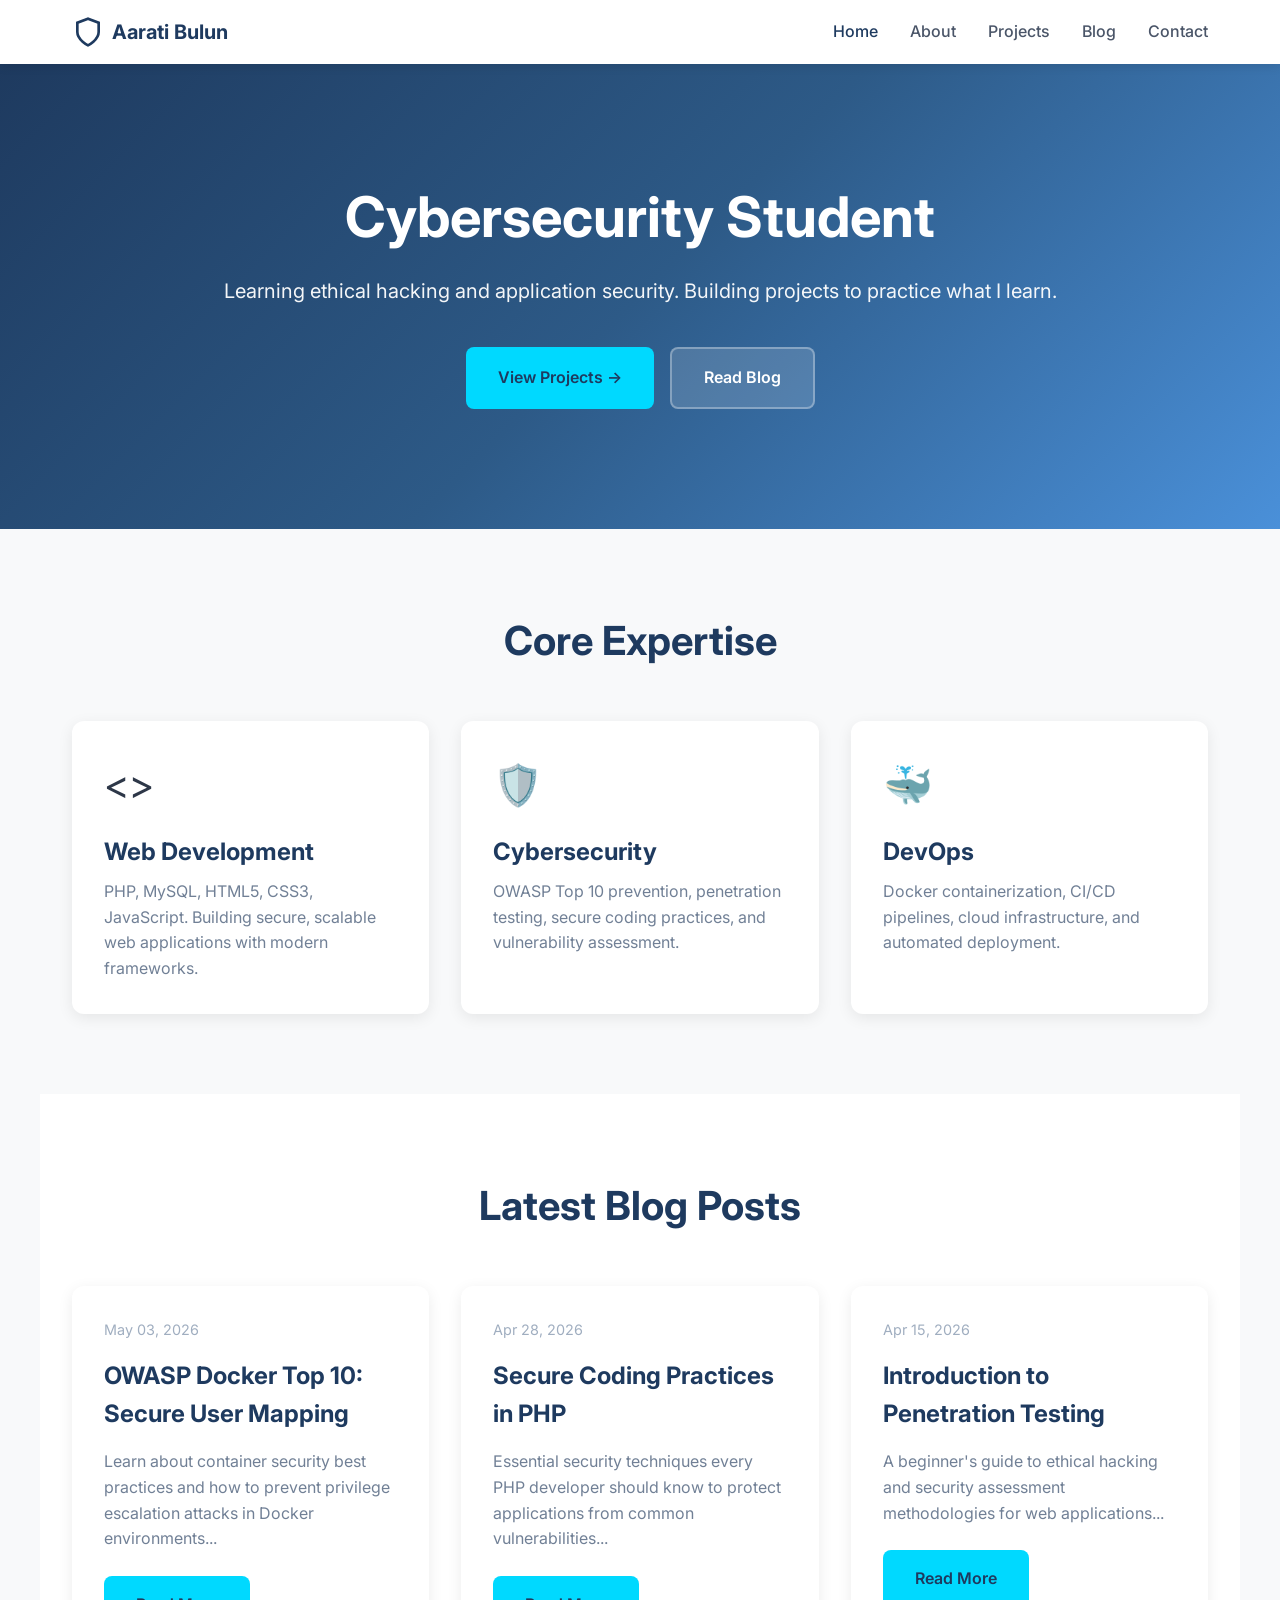
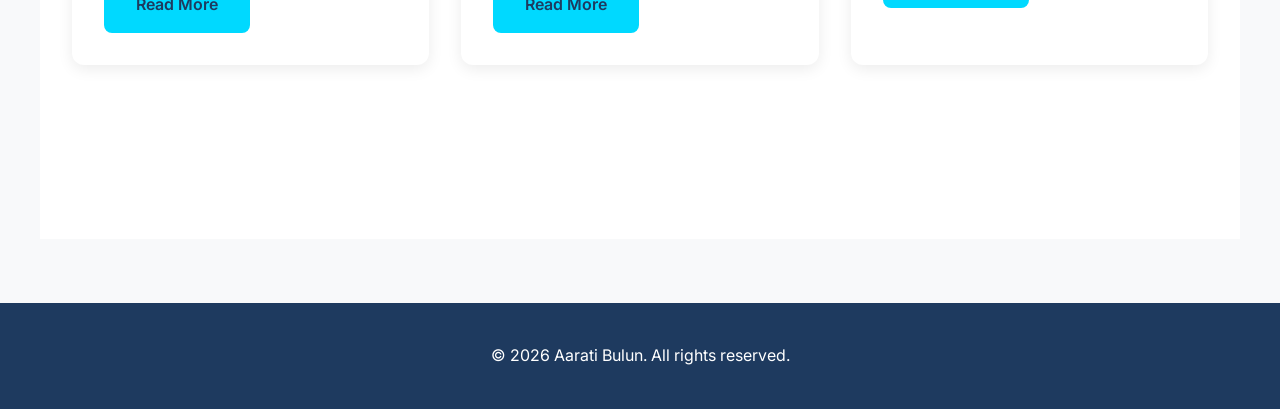
<file: index.html>
<!DOCTYPE html>
<html lang="en">
<head>
    <meta charset="UTF-8">
    <meta name="viewport" content="width=device-width, initial-scale=1.0">
    <title>Aarati Bulun - Cybersecurity Student</title>
    <link rel="stylesheet" href="css/style.css">
    <link href="https://fonts.googleapis.com/css2?family=Inter:wght@300;400;600;700&display=swap" rel="stylesheet">
</head>
<body>
    <!-- ✅ FIXED: Classes now match style.css exactly -->
    <header class="main-header">
        <nav class="navbar">
            <div class="nav-brand">
                <svg width="32" height="32" viewBox="0 0 24 24" fill="none" stroke="currentColor" stroke-width="2">
                    <path d="M12 22s8-4 8-10V5l-8-3-8 3v7c0 6 8 10 8 10z"/>
                </svg>
                <span>Aarati Bulun</span>
            </div>
            <ul class="nav-menu">
                <li><a href="index.html" class="active">Home</a></li>
                <li><a href="about.html">About</a></li>
                <li><a href="projects.html">Projects</a></li>
                <li><a href="blog/index.html">Blog</a></li>
                <li><a href="contact.html">Contact</a></li>
            </ul>
        </nav>
    </header>

    <section class="hero">
        <div class="container">
            <h1>Cybersecurity Student </h1>
            <p>Learning ethical hacking and application security. Building projects to practice what I learn.</p>
            <div class="hero-buttons">
                <a href="projects.html" class="btn btn-primary">View Projects →</a>
                <a href="blog/index.html" class="btn btn-secondary">Read Blog</a>
            </div>
        </div>
    </section>

    <section class="section">
        <div class="container">
            <h2>Core Expertise</h2>
            <div class="skills-grid">
                <div class="skill-card">
                    <div class="skill-icon">&lt;&gt;</div>
                    <h3>Web Development</h3>
                    <p>PHP, MySQL, HTML5, CSS3, JavaScript. Building secure, scalable web applications with modern frameworks.</p>
                </div>
                <div class="skill-card">
                    <div class="skill-icon">🛡️</div>
                    <h3>Cybersecurity</h3>
                    <p>OWASP Top 10 prevention, penetration testing, secure coding practices, and vulnerability assessment.</p>
                </div>
                <div class="skill-card">
                    <div class="skill-icon">🐳</div>
                    <h3>DevOps</h3>
                    <p>Docker containerization, CI/CD pipelines, cloud infrastructure, and automated deployment.</p>
                </div>
            </div>
        </div>
    </section>

    <section class="section" style="background: white;">
        <div class="container">
            <h2>Latest Blog Posts</h2>
            <div class="blog-grid">
                <article class="blog-card">
                    <div class="blog-content">
                        <div class="blog-meta">May 03, 2026</div>
                        <h3>OWASP Docker Top 10: Secure User Mapping</h3>
                        <p>Learn about container security best practices and how to prevent privilege escalation attacks in Docker environments...</p>
                        <a href="blog/view.html" class="btn btn-primary">Read More</a>
                    </div>
                </article>

                <article class="blog-card">
                    <div class="blog-content">
                        <div class="blog-meta">Apr 28, 2026</div>
                        <h3>Secure Coding Practices in PHP</h3>
                        <p>Essential security techniques every PHP developer should know to protect applications from common vulnerabilities...</p>
                        <a href="blog/view.html" class="btn btn-primary">Read More</a>
                    </div>
                </article>

                <article class="blog-card">
                    <div class="blog-content">
                        <div class="blog-meta">Apr 15, 2026</div>
                        <h3>Introduction to Penetration Testing</h3>
                        <p>A beginner's guide to ethical hacking and security assessment methodologies for web applications...</p>
                        <a href="blog/view.html" class="btn btn-primary">Read More</a>
                    </div>
                </article>
            </div>
            <div style="text-align: center; margin-top: 2rem;">
                <a href="blog/index.html" class="btn btn-secondary">View All Posts</a>
            </div>
        </div>
    </section>

    <!-- ✅ FIXED: Footer classes now match style.css -->
    <footer class="main-footer">
        <div class="footer-content">
            <p>&copy; 2026 Aarati Bulun. All rights reserved.</p>
            <p class="security-badge"></p>
        </div>
    </footer>
</body>
</html>
</file>
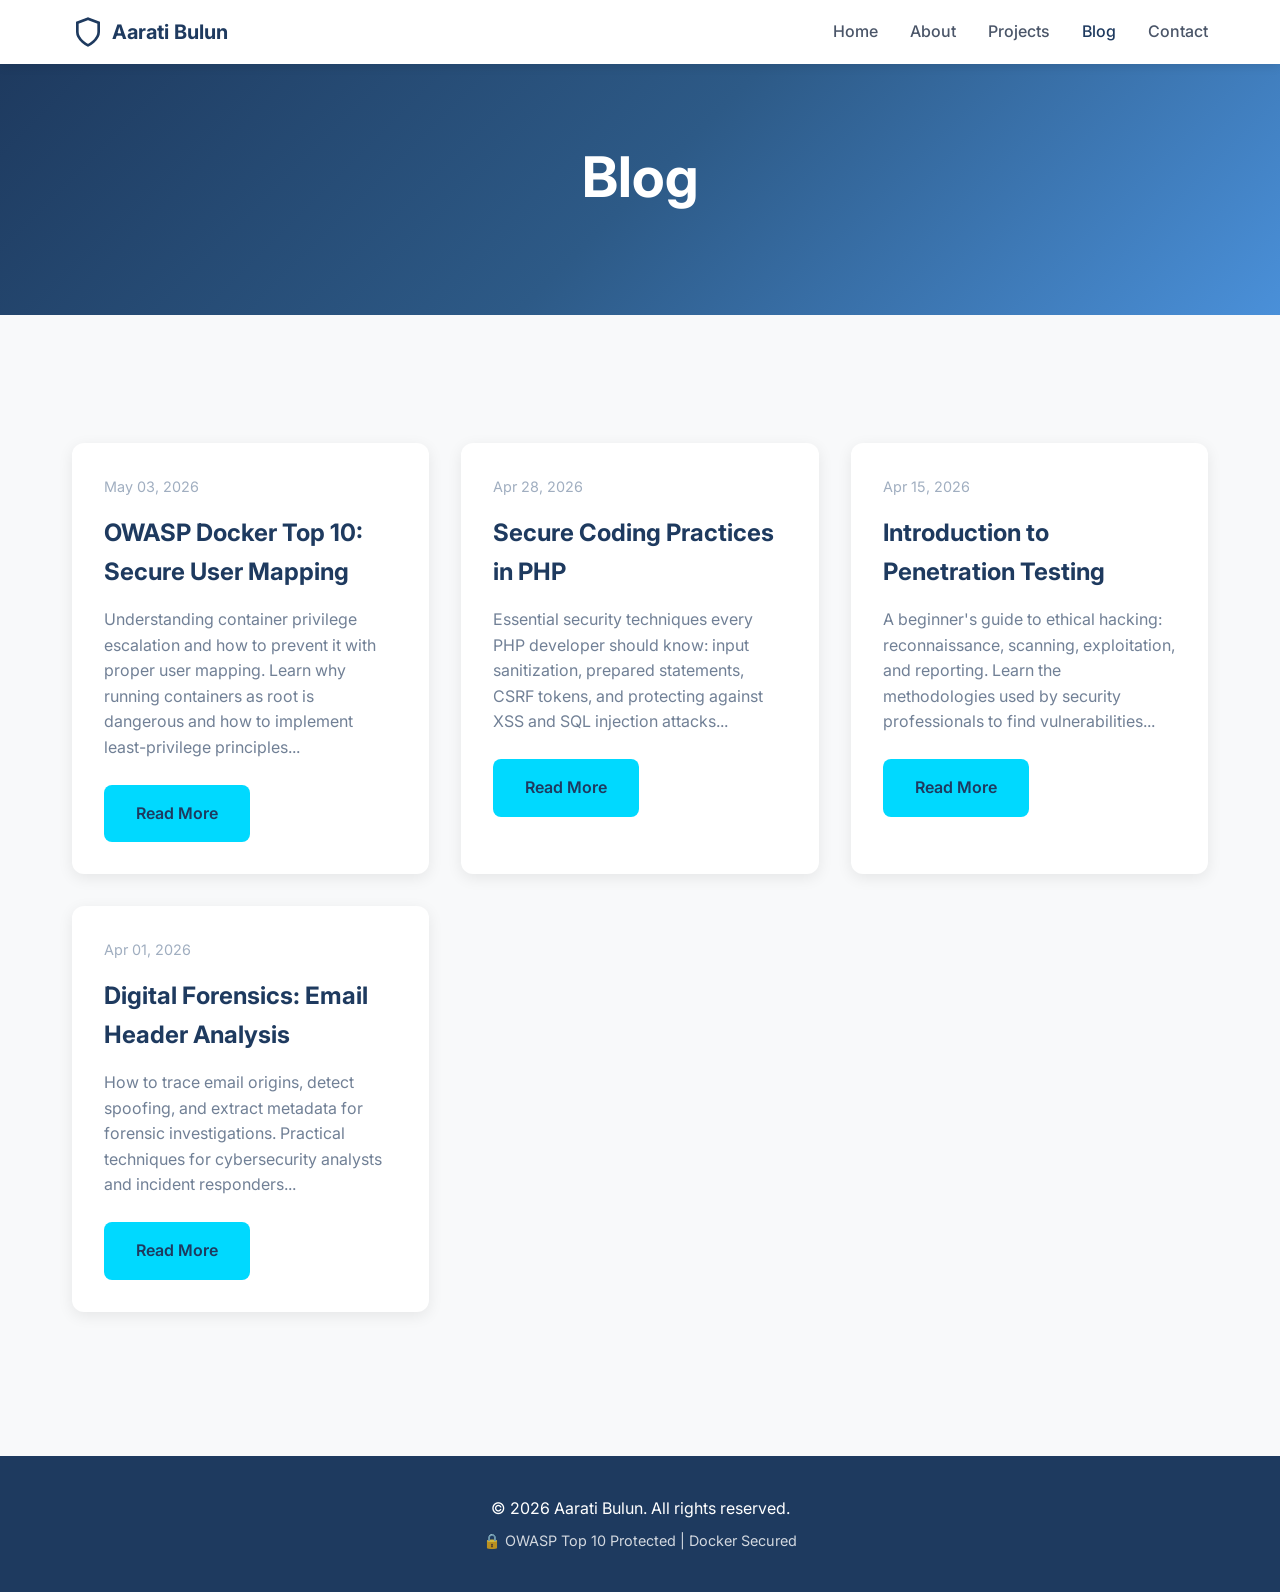
<file: blog/index.html>
<!DOCTYPE html>
<html lang="en">
<head>
    <meta charset="UTF-8">
    <meta name="viewport" content="width=device-width, initial-scale=1.0">
    <title>Blog - Aarati Bulun</title>
    <link rel="stylesheet" href="../css/style.css">
    <link href="https://fonts.googleapis.com/css2?family=Inter:wght@300;400;600;700&display=swap" rel="stylesheet">
</head>
<body>
    <!-- Header/Navigation (hardcoded) -->
    <header class="main-header">
        <nav class="navbar">
            <div class="nav-brand">
                <svg width="32" height="32" viewBox="0 0 24 24" fill="none" stroke="currentColor" stroke-width="2">
                    <path d="M12 22s8-4 8-10V5l-8-3-8 3v7c0 6 8 10 8 10z"/>
                </svg>
                <span>Aarati Bulun</span>
            </div>
            <ul class="nav-menu">
                <li><a href="../index.html">Home</a></li>
                <li><a href="../about.html">About</a></li>
                <li><a href="../projects.html">Projects</a></li>
                <li><a href="index.html" class="active">Blog</a></li>
                <li><a href="../contact.html">Contact</a></li>
            </ul>
        </nav>
    </header>
    
    <main>
        <section class="hero" style="padding: 80px 2rem;">
            <div class="container">
                <h1>Blog</h1>
            </div>
        </section>

        <section class="section">
            <div class="blog-grid">
                
                <!-- Blog Post 1 -->
                <article class="blog-card">
                    <div class="blog-content">
                        <div class="blog-meta">May 03, 2026</div>
                        <h3>OWASP Docker Top 10: Secure User Mapping</h3>
                        <p>Understanding container privilege escalation and how to prevent it with proper user mapping. Learn why running containers as root is dangerous and how to implement least-privilege principles...</p>
                        <a href="view.html" class="btn btn-primary">Read More</a>
                    </div>
                </article>

                <!-- Blog Post 2 -->
                <article class="blog-card">
                    <div class="blog-content">
                        <div class="blog-meta">Apr 28, 2026</div>
                        <h3>Secure Coding Practices in PHP</h3>
                        <p>Essential security techniques every PHP developer should know: input sanitization, prepared statements, CSRF tokens, and protecting against XSS and SQL injection attacks...</p>
                        <a href="view.html" class="btn btn-primary">Read More</a>
                    </div>
                </article>

                <!-- Blog Post 3 -->
                <article class="blog-card">
                    <div class="blog-content">
                        <div class="blog-meta">Apr 15, 2026</div>
                        <h3>Introduction to Penetration Testing</h3>
                        <p>A beginner's guide to ethical hacking: reconnaissance, scanning, exploitation, and reporting. Learn the methodologies used by security professionals to find vulnerabilities...</p>
                        <a href="view.html" class="btn btn-primary">Read More</a>
                    </div>
                </article>

                <!-- Blog Post 4 -->
                <article class="blog-card">
                    <div class="blog-content">
                        <div class="blog-meta">Apr 01, 2026</div>
                        <h3>Digital Forensics: Email Header Analysis</h3>
                        <p>How to trace email origins, detect spoofing, and extract metadata for forensic investigations. Practical techniques for cybersecurity analysts and incident responders...</p>
                        <a href="view.html" class="btn btn-primary">Read More</a>
                    </div>
                </article>

            </div>
        </section>
    </main>
    
    <!-- Footer (hardcoded) -->
    <footer class="main-footer">
        <div class="footer-content">
            <p>&copy; 2026 Aarati Bulun. All rights reserved.</p>
            <p class="security-badge">🔒 OWASP Top 10 Protected | Docker Secured</p>
        </div>
    </footer>
</body>
</html>
</file>
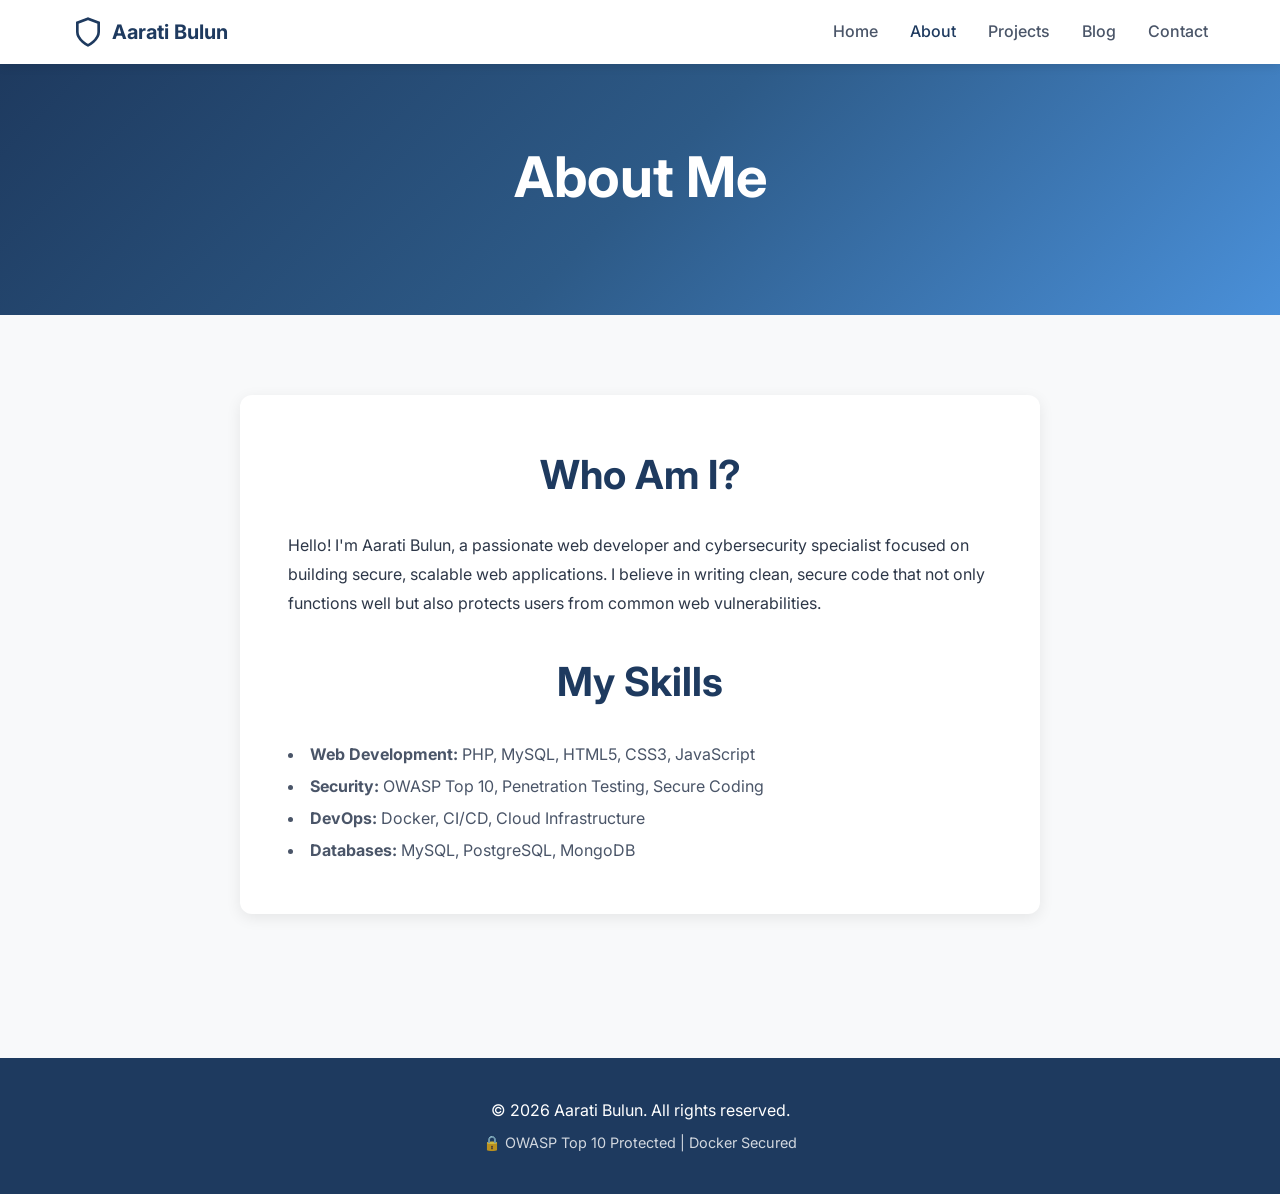
<file: about.html>
<!DOCTYPE html>
<html lang="en">
<head>
    <meta charset="UTF-8">
    <meta name="viewport" content="width=device-width, initial-scale=1.0">
    <title>About - Aarati Bulun</title>
    <link rel="stylesheet" href="css/style.css">
    <link href="https://fonts.googleapis.com/css2?family=Inter:wght@300;400;600;700&display=swap" rel="stylesheet">
</head>
<body>
    <!-- ✅ FIXED: Classes now match style.css -->
    <header class="main-header">
        <nav class="navbar">
            <div class="nav-brand">
                <svg width="32" height="32" viewBox="0 0 24 24" fill="none" stroke="currentColor" stroke-width="2">
                    <path d="M12 22s8-4 8-10V5l-8-3-8 3v7c0 6 8 10 8 10z"/>
                </svg>
                <span>Aarati Bulun</span>
            </div>
            <ul class="nav-menu">
                <li><a href="index.html">Home</a></li>
                <li><a href="about.html" class="active">About</a></li>
                <li><a href="projects.html">Projects</a></li>
                <li><a href="blog/index.html">Blog</a></li>
                <li><a href="contact.html">Contact</a></li>
            </ul>
        </nav>
    </header>

    <!-- Main Content -->
    <section class="hero" style="padding: 80px 2rem;">
        <div class="container">
            <h1>About Me</h1>
        </div>
    </section>

    <section class="section">
        <div style="max-width: 800px; margin: 0 auto; background: white; padding: 3rem; border-radius: 12px; box-shadow: 0 4px 15px rgba(0,0,0,0.08);">
            <h2 style="color: #1e3a5f; margin-bottom: 1.5rem;">Who Am I?</h2>
            <p style="margin-bottom: 1.5rem; line-height: 1.8;">
                Hello! I'm Aarati Bulun, a passionate web developer and cybersecurity specialist focused on building secure, 
                scalable web applications. I believe in writing clean, secure code that not only functions well but also 
                protects users from common web vulnerabilities.
            </p>
            
            <h2 style="color: #1e3a5f; margin: 2rem 0 1.5rem;">My Skills</h2>
            <ul style="line-height: 2; color: #4a5568; list-style-position: inside;">
                <li><strong>Web Development:</strong> PHP, MySQL, HTML5, CSS3, JavaScript</li>
                <li><strong>Security:</strong> OWASP Top 10, Penetration Testing, Secure Coding</li>
                <li><strong>DevOps:</strong> Docker, CI/CD, Cloud Infrastructure</li>
                <li><strong>Databases:</strong> MySQL, PostgreSQL, MongoDB</li>
            </ul>
        </div>
    </section>

    <!-- ✅ FIXED: Footer classes match style.css -->
    <footer class="main-footer">
        <div class="footer-content">
            <p>&copy; 2026 Aarati Bulun. All rights reserved.</p>
            <p class="security-badge">🔒 OWASP Top 10 Protected | Docker Secured</p>
        </div>
    </footer>
</body>
</html>
</file>
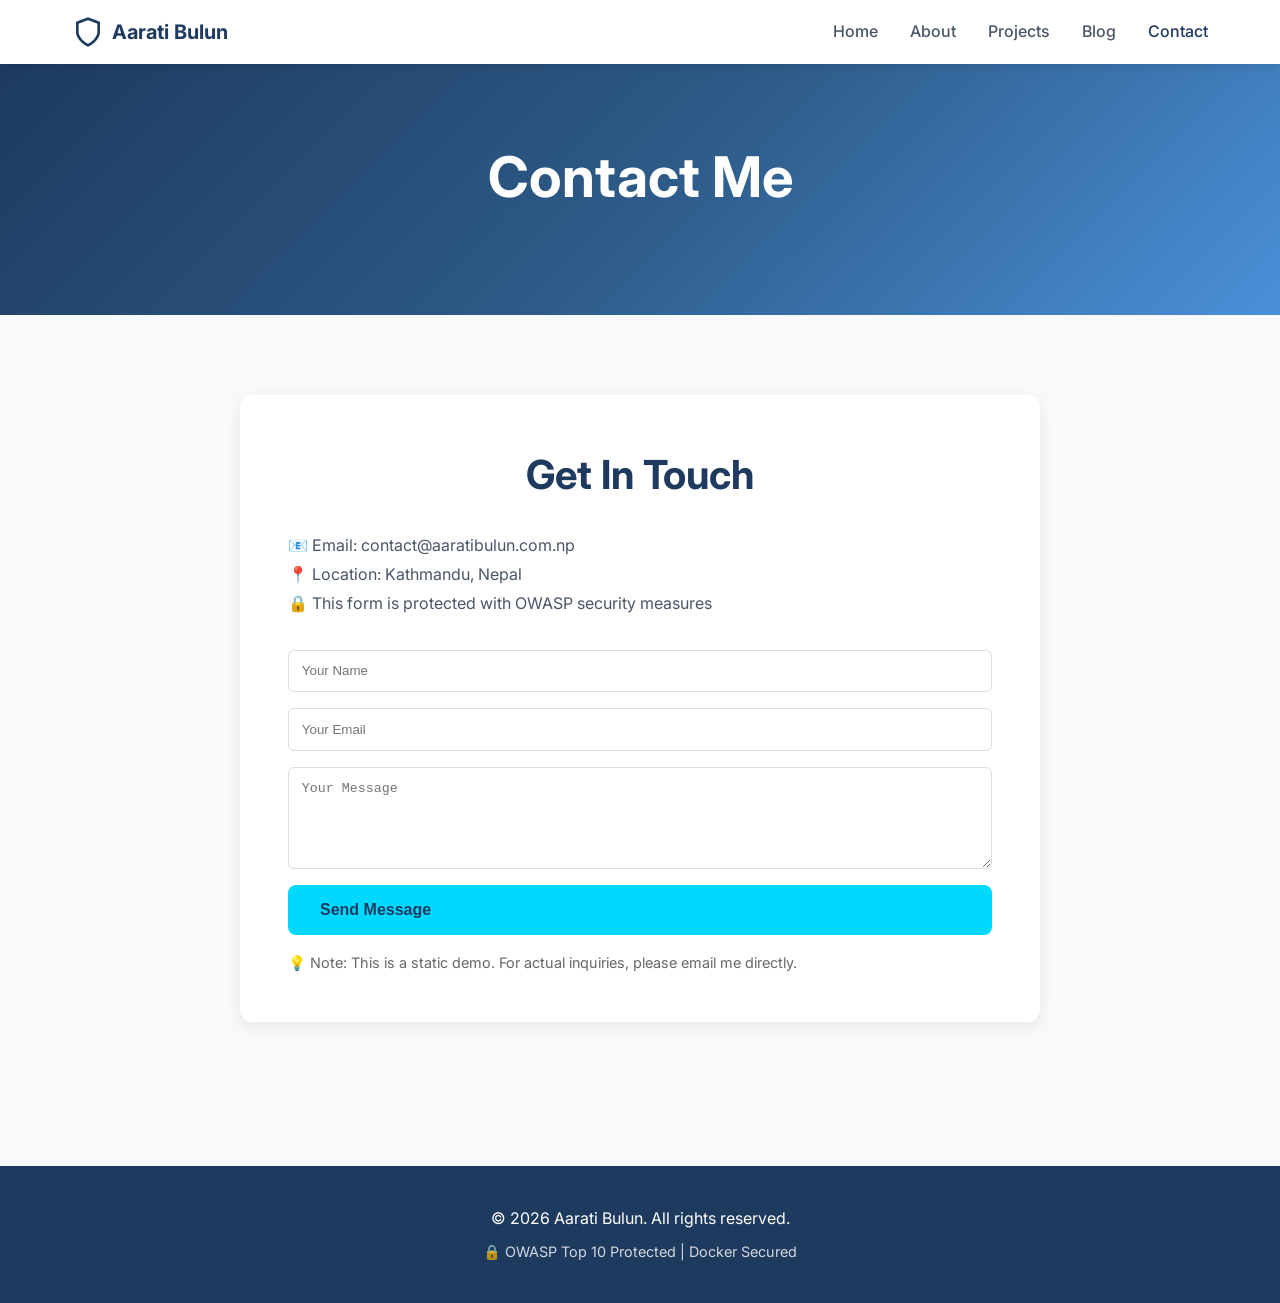
<file: contact.html>
<!DOCTYPE html>
<html lang="en">
<head>
    <meta charset="UTF-8">
    <meta name="viewport" content="width=device-width, initial-scale=1.0">
    <title>Contact - Aarati Bulun</title>
    <link rel="stylesheet" href="css/style.css">
    <link href="https://fonts.googleapis.com/css2?family=Inter:wght@300;400;600;700&display=swap" rel="stylesheet">
</head>
<body>
    <!-- ✅ FIXED: Classes now match style.css -->
    <header class="main-header">
        <nav class="navbar">
            <div class="nav-brand">
                <svg width="32" height="32" viewBox="0 0 24 24" fill="none" stroke="currentColor" stroke-width="2">
                    <path d="M12 22s8-4 8-10V5l-8-3-8 3v7c0 6 8 10 8 10z"/>
                </svg>
                <span>Aarati Bulun</span>
            </div>
            <ul class="nav-menu">
                <li><a href="index.html">Home</a></li>
                <li><a href="about.html">About</a></li>
                <li><a href="projects.html">Projects</a></li>
                <li><a href="blog/index.html">Blog</a></li>
                <li><a href="contact.html" class="active">Contact</a></li>
            </ul>
        </nav>
    </header>

    <!-- Main Content -->
    <section class="hero" style="padding: 80px 2rem;">
        <div class="container">
            <h1>Contact Me</h1>
        </div>
    </section>

    <section class="section">
        <div style="max-width: 800px; margin: 0 auto; background: white; padding: 3rem; border-radius: 12px; box-shadow: 0 4px 15px rgba(0,0,0,0.08);">
            <h2 style="color: #1e3a5f; margin-bottom: 1.5rem;">Get In Touch</h2>
            <p style="color: #4a5568; line-height: 1.8; margin-bottom: 2rem;">
                📧 Email: contact@aaratibulun.com.np<br>
                📍 Location: Kathmandu, Nepal<br>
                🔒 This form is protected with OWASP security measures
            </p>
            
            <!-- Optional: Add a static contact form (no backend) -->
            <form style="display: grid; gap: 1rem;">
                <input type="text" placeholder="Your Name" style="padding: 0.8rem; border: 1px solid #ddd; border-radius: 6px;">
                <input type="email" placeholder="Your Email" style="padding: 0.8rem; border: 1px solid #ddd; border-radius: 6px;">
                <textarea placeholder="Your Message" rows="5" style="padding: 0.8rem; border: 1px solid #ddd; border-radius: 6px;"></textarea>
                <button type="button" class="btn btn-primary" onclick="alert('For demo purposes only! Use email to contact me.')">Send Message</button>
            </form>
            <p style="font-size: 0.9rem; color: #666; margin-top: 1rem;">
                💡 Note: This is a static demo. For actual inquiries, please email me directly.
            </p>
        </div>
    </section>

    <!-- ✅ FIXED: Footer classes match style.css -->
    <footer class="main-footer">
        <div class="footer-content">
            <p>&copy; 2026 Aarati Bulun. All rights reserved.</p>
            <p class="security-badge">🔒 OWASP Top 10 Protected | Docker Secured</p>
        </div>
    </footer>
</body>
</html>
</file>
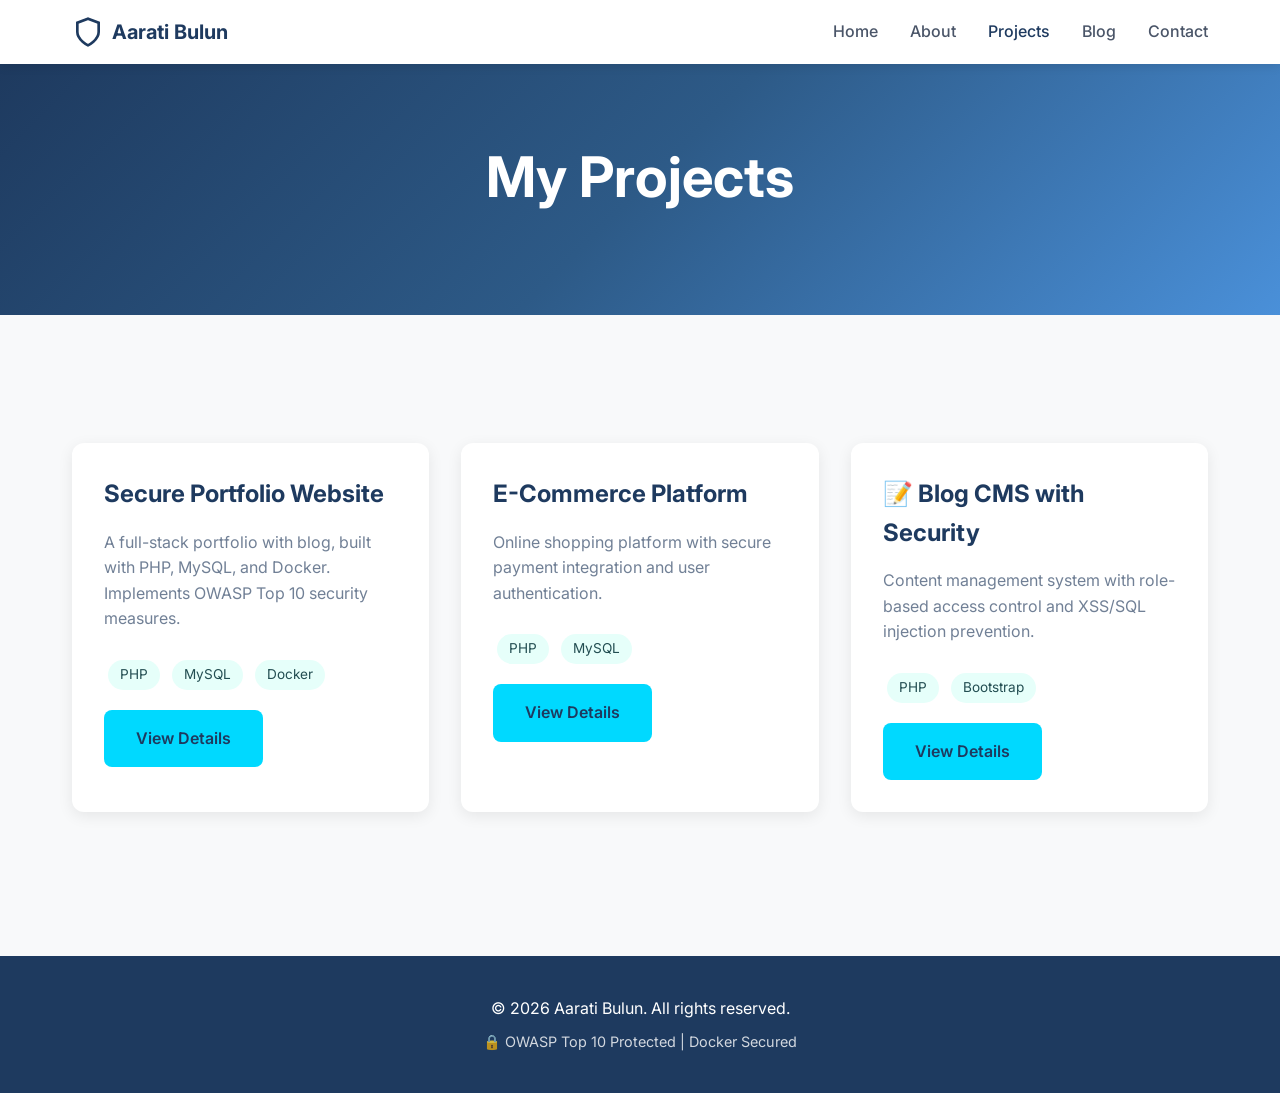
<file: projects.html>
<!DOCTYPE html>
<html lang="en">
<head>
    <meta charset="UTF-8">
    <meta name="viewport" content="width=device-width, initial-scale=1.0">
    <title>Projects - Aarati Bulun</title>
    <link rel="stylesheet" href="css/style.css">
    <link href="https://fonts.googleapis.com/css2?family=Inter:wght@300;400;600;700&display=swap" rel="stylesheet">
</head>
<body>
    <!-- ✅ FIXED: Classes now match style.css -->
    <header class="main-header">
        <nav class="navbar">
            <div class="nav-brand">
                <svg width="32" height="32" viewBox="0 0 24 24" fill="none" stroke="currentColor" stroke-width="2">
                    <path d="M12 22s8-4 8-10V5l-8-3-8 3v7c0 6 8 10 8 10z"/>
                </svg>
                <span>Aarati Bulun</span>
            </div>
            <ul class="nav-menu">
                <li><a href="index.html">Home</a></li>
                <li><a href="about.html">About</a></li>
                <li><a href="projects.html" class="active">Projects</a></li>
                <li><a href="blog/index.html">Blog</a></li>
                <li><a href="contact.html">Contact</a></li>
            </ul>
        </nav>
    </header>

    <!-- Main Content -->
    <section class="hero" style="padding: 80px 2rem;">
        <div class="container">
            <h1>My Projects</h1>
        </div>
    </section>

    <section class="section">
        <div class="container">
            <div class="blog-grid">
                
                <!-- Project 1 -->
                <div class="blog-card">
                    <div class="blog-content">
                        <h3> Secure Portfolio Website</h3>
                        <p>A full-stack portfolio with blog, built with PHP, MySQL, and Docker. Implements OWASP Top 10 security measures.</p>
                        <div style="margin: 1rem 0;">
                            <span style="display: inline-block; background: #e6fffa; color: #234e52; padding: 0.25rem 0.75rem; border-radius: 20px; font-size: 0.85rem; margin: 0.25rem;">PHP</span>
                            <span style="display: inline-block; background: #e6fffa; color: #234e52; padding: 0.25rem 0.75rem; border-radius: 20px; font-size: 0.85rem; margin: 0.25rem;">MySQL</span>
                            <span style="display: inline-block; background: #e6fffa; color: #234e52; padding: 0.25rem 0.75rem; border-radius: 20px; font-size: 0.85rem; margin: 0.25rem;">Docker</span>
                        </div>
                        <a href="#" class="btn btn-primary" onclick="alert('Demo project - view code on GitHub!')">View Details</a>
                    </div>
                </div>
                
                <!-- Project 2 -->
                <div class="blog-card">
                    <div class="blog-content">
                        <h3> E-Commerce Platform</h3>
                        <p>Online shopping platform with secure payment integration and user authentication.</p>
                        <div style="margin: 1rem 0;">
                            <span style="display: inline-block; background: #e6fffa; color: #234e52; padding: 0.25rem 0.75rem; border-radius: 20px; font-size: 0.85rem; margin: 0.25rem;">PHP</span>
                            <span style="display: inline-block; background: #e6fffa; color: #234e52; padding: 0.25rem 0.75rem; border-radius: 20px; font-size: 0.85rem; margin: 0.25rem;">MySQL</span>
                        </div>
                        <a href="#" class="btn btn-primary" onclick="alert('Demo project - view code on GitHub!')">View Details</a>
                    </div>
                </div>
                
                <!-- Project 3 -->
                <div class="blog-card">
                    <div class="blog-content">
                        <h3>📝 Blog CMS with Security</h3>
                        <p>Content management system with role-based access control and XSS/SQL injection prevention.</p>
                        <div style="margin: 1rem 0;">
                            <span style="display: inline-block; background: #e6fffa; color: #234e52; padding: 0.25rem 0.75rem; border-radius: 20px; font-size: 0.85rem; margin: 0.25rem;">PHP</span>
                            <span style="display: inline-block; background: #e6fffa; color: #234e52; padding: 0.25rem 0.75rem; border-radius: 20px; font-size: 0.85rem; margin: 0.25rem;">Bootstrap</span>
                        </div>
                        <a href="#" class="btn btn-primary" onclick="alert('Demo project - view code on GitHub!')">View Details</a>
                    </div>
                </div>
                
            </div>
        </div>
    </section>

    <!-- ✅ FIXED: Footer classes match style.css -->
    <footer class="main-footer">
        <div class="footer-content">
            <p>&copy; 2026 Aarati Bulun. All rights reserved.</p>
            <p class="security-badge">🔒 OWASP Top 10 Protected | Docker Secured</p>
        </div>
    </footer>
</body>
</html>
</file>
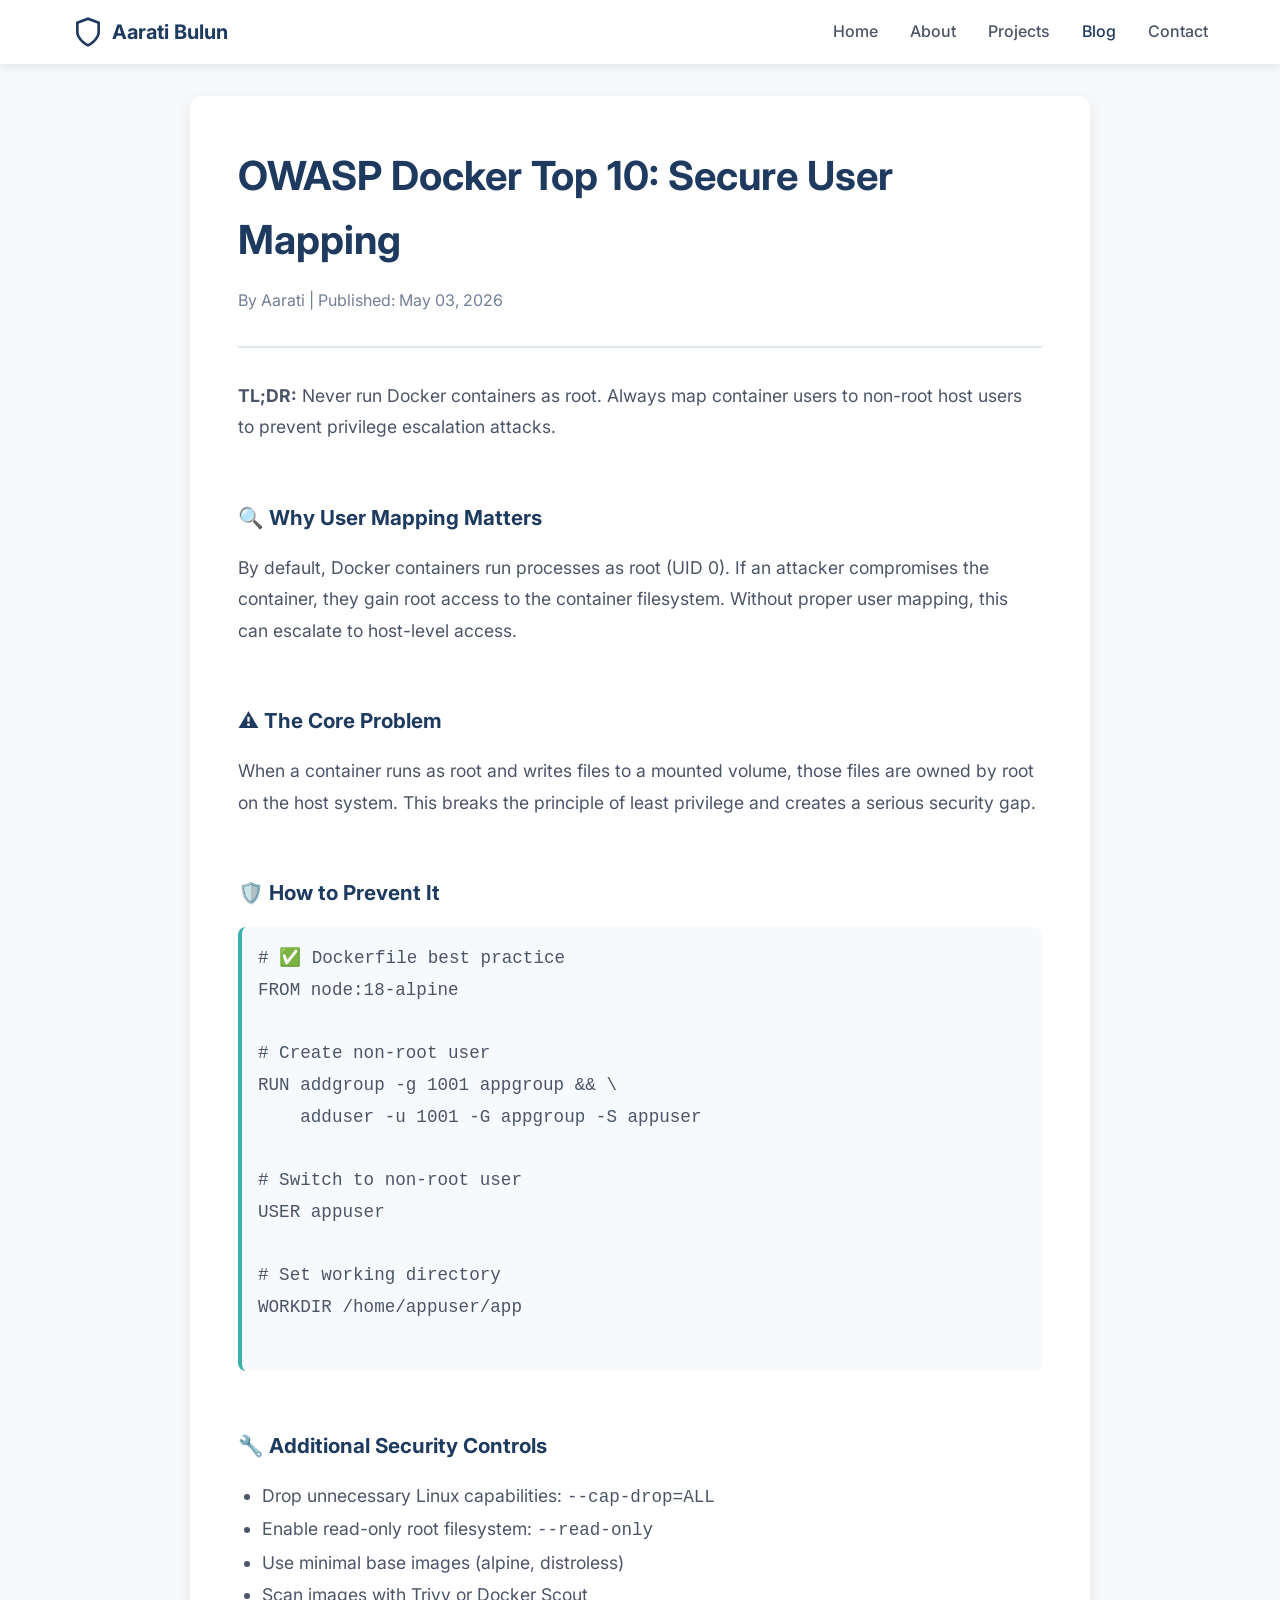
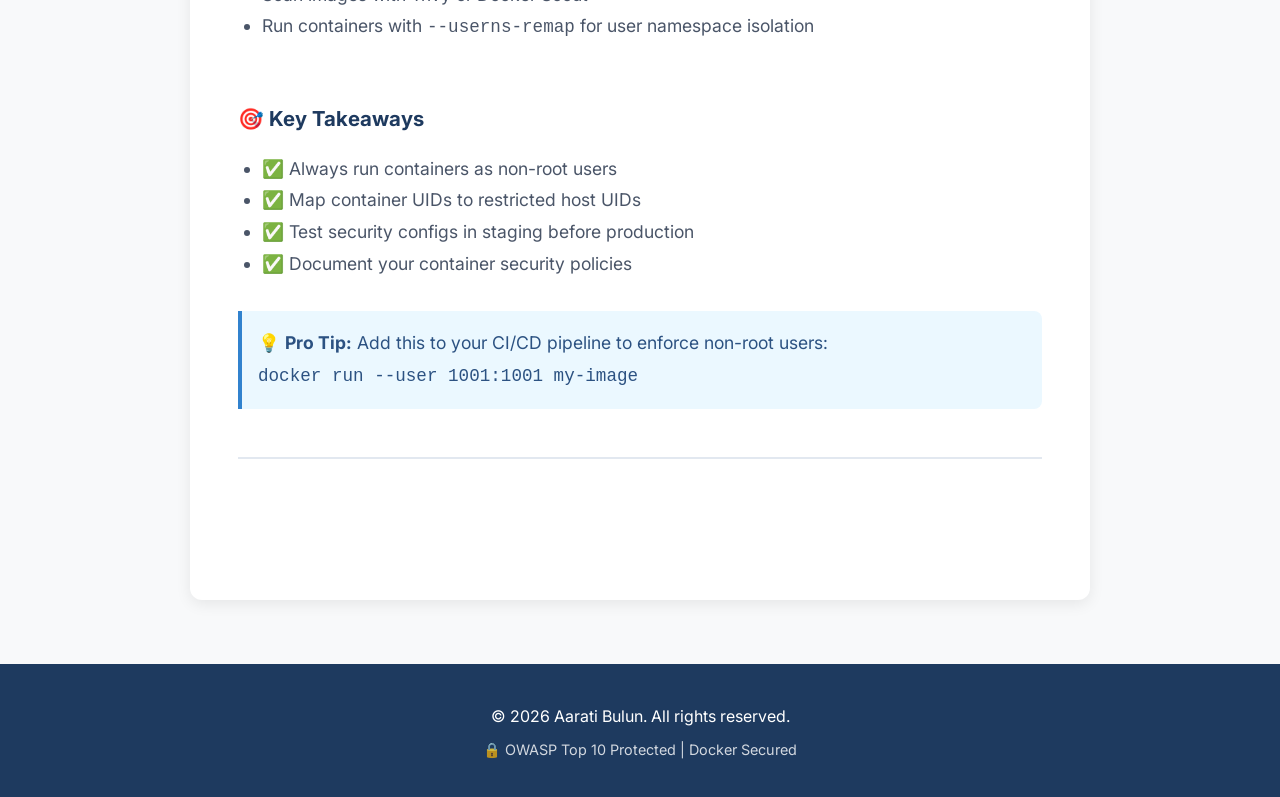
<file: blog/view.html>
<!DOCTYPE html>
<html lang="en">
<head>
    <meta charset="UTF-8">
    <meta name="viewport" content="width=device-width, initial-scale=1.0">
    <title>OWASP Docker Top 10: Secure User Mapping - Aarati Bulun</title>
    <link rel="stylesheet" href="../css/style.css">
    <link href="https://fonts.googleapis.com/css2?family=Inter:wght@300;400;600;700&display=swap" rel="stylesheet">
</head>
<body>
    <!-- Header/Navigation (hardcoded) -->
    <header class="main-header">
        <nav class="navbar">
            <div class="nav-brand">
                <svg width="32" height="32" viewBox="0 0 24 24" fill="none" stroke="currentColor" stroke-width="2">
                    <path d="M12 22s8-4 8-10V5l-8-3-8 3v7c0 6 8 10 8 10z"/>
                </svg>
                <span>Aarati Bulun</span>
            </div>
            <ul class="nav-menu">
                <li><a href="../index.html">Home</a></li>
                <li><a href="../about.html">About</a></li>
                <li><a href="../projects.html">Projects</a></li>
                <li><a href="index.html" class="active">Blog</a></li>
                <li><a href="../contact.html">Contact</a></li>
            </ul>
        </nav>
    </header>
    
    <main>
        <article style="max-width: 900px; margin: 2rem auto; background: white; padding: 3rem; border-radius: 12px; box-shadow: 0 4px 15px rgba(0,0,0,0.08);">
            <header style="margin-bottom: 2rem; padding-bottom: 2rem; border-bottom: 2px solid #e2e8f0;">
                <h1 style="color: #1e3a5f; font-size: 2.5rem; margin-bottom: 1rem;">OWASP Docker Top 10: Secure User Mapping</h1>
                <div style="color: #718096;">
                    By Aarati | 
                    Published: May 03, 2026
                </div>
            </header>
            
            <div style="line-height: 1.8; color: #4a5568; font-size: 1.1rem;">
                <p><strong>TL;DR:</strong> Never run Docker containers as root. Always map container users to non-root host users to prevent privilege escalation attacks.</p>
                
                <br>
                <h3 style="color: #1e3a5f; margin: 1.5rem 0 1rem;">🔍 Why User Mapping Matters</h3>
                <p>By default, Docker containers run processes as root (UID 0). If an attacker compromises the container, they gain root access to the container filesystem. Without proper user mapping, this can escalate to host-level access.</p>
                
                <br>
                <h3 style="color: #1e3a5f; margin: 1.5rem 0 1rem;">⚠️ The Core Problem</h3>
                <p>When a container runs as root and writes files to a mounted volume, those files are owned by root on the host system. This breaks the principle of least privilege and creates a serious security gap.</p>
                
                <br>
                <h3 style="color: #1e3a5f; margin: 1.5rem 0 1rem;">🛡️ How to Prevent It</h3>
                <pre style="background: #f7fafc; padding: 1rem; border-radius: 8px; overflow-x: auto; border-left: 4px solid #38b2ac;">
# ✅ Dockerfile best practice
FROM node:18-alpine

# Create non-root user
RUN addgroup -g 1001 appgroup && \
    adduser -u 1001 -G appgroup -S appuser

# Switch to non-root user
USER appuser

# Set working directory
WORKDIR /home/appuser/app
                </pre>
                
                <br>
                <h3 style="color: #1e3a5f; margin: 1.5rem 0 1rem;">🔧 Additional Security Controls</h3>
                <ul style="margin-left: 1.5rem;">
                    <li>Drop unnecessary Linux capabilities: <code>--cap-drop=ALL</code></li>
                    <li>Enable read-only root filesystem: <code>--read-only</code></li>
                    <li>Use minimal base images (alpine, distroless)</li>
                    <li>Scan images with Trivy or Docker Scout</li>
                    <li>Run containers with <code>--userns-remap</code> for user namespace isolation</li>
                </ul>
                
                <br>
                <h3 style="color: #1e3a5f; margin: 1.5rem 0 1rem;">🎯 Key Takeaways</h3>
                <ul style="margin-left: 1.5rem;">
                    <li>✅ Always run containers as non-root users</li>
                    <li>✅ Map container UIDs to restricted host UIDs</li>
                    <li>✅ Test security configs in staging before production</li>
                    <li>✅ Document your container security policies</li>
                </ul>
                
                <div style="margin-top: 2rem; padding: 1rem; background: #ebf8ff; border-left: 4px solid #3182ce; border-radius: 0 8px 8px 0;">
                    <p style="margin: 0; color: #2c5282;">
                        💡 <strong>Pro Tip:</strong> Add this to your CI/CD pipeline to enforce non-root users:
                        <br><code>docker run --user 1001:1001 my-image</code>
                    </p>
                </div>
            </div>
            
            <footer style="margin-top: 3rem; padding-top: 2rem; border-top: 2px solid #e2e8f0;">
                <a href="index.html" class="btn btn-secondary">← Back to Blog</a>
            </footer>
        </article>
    </main>
    
    <!-- Footer (hardcoded) -->
    <footer class="main-footer">
        <div class="footer-content">
            <p>&copy; 2026 Aarati Bulun. All rights reserved.</p>
            <p class="security-badge">🔒 OWASP Top 10 Protected | Docker Secured</p>
        </div>
    </footer>
</body>
</html>
</file>
<file: css/style.css>
* {
    margin: 0;
    padding: 0;
    box-sizing: border-box;
}

body {
    font-family: 'Inter', -apple-system, BlinkMacSystemFont, 'Segoe UI', sans-serif;
    line-height: 1.6;
    color: #2d3748;
    background: #f8f9fa;
}

/* Header */
.main-header {
    background: white;
    box-shadow: 0 2px 10px rgba(0,0,0,0.1);
    position: sticky;
    top: 0;
    z-index: 1000;
}

.navbar {
    max-width: 1200px;
    margin: 0 auto;
    padding: 1rem 2rem;
    display: flex;
    justify-content: space-between;
    align-items: center;
}

.nav-brand {
    display: flex;
    align-items: center;
    gap: 0.5rem;
    font-size: 1.25rem;
    font-weight: 700;
    color: #1e3a5f;
}

.nav-menu {
    display: flex;
    list-style: none;
    gap: 2rem;
}

.nav-menu a {
    text-decoration: none;
    color: #4a5568;
    font-weight: 500;
    transition: color 0.3s;
}

.nav-menu a:hover,
.nav-menu a.active {
    color: #1e3a5f;
}

/* Hero Section */
.hero {
    background: linear-gradient(135deg, #1e3a5f 0%, #2d5a87 50%, #4a90d9 100%);
    color: white;
    padding: 120px 2rem;
    text-align: center;
}

.hero .container {
    max-width: 900px;
    margin: 0 auto;
}

.hero h1 {
    font-size: 3.5rem;
    font-weight: 700;
    margin-bottom: 1.5rem;
    line-height: 1.2;
}

.hero p {
    font-size: 1.25rem;
    margin-bottom: 2.5rem;
    opacity: 0.95;
}

.hero-buttons {
    display: flex;
    gap: 1rem;
    justify-content: center;
    flex-wrap: wrap;
}

.btn {
    display: inline-flex;
    align-items: center;
    gap: 0.5rem;
    padding: 1rem 2rem;
    border-radius: 8px;
    text-decoration: none;
    font-weight: 600;
    font-size: 1rem;
    transition: all 0.3s;
    border: none;
    cursor: pointer;
}

.btn-primary {
    background: #00d9ff;
    color: #1e3a5f;
}

.btn-primary:hover {
    background: #33e0ff;
    transform: translateY(-2px);
    box-shadow: 0 10px 25px rgba(0,217,255,0.3);
}

.btn-secondary {
    background: rgba(255,255,255,0.15);
    color: white;
    border: 2px solid rgba(255,255,255,0.3);
}

.btn-secondary:hover {
    background: rgba(255,255,255,0.25);
    transform: translateY(-2px);
}

/* Section */
.section {
    padding: 80px 2rem;
    max-width: 1200px;
    margin: 0 auto;
}

.section h2 {
    font-size: 2.5rem;
    text-align: center;
    margin-bottom: 3rem;
    color: #1e3a5f;
}

/* Skills Grid */
.skills-grid {
    display: grid;
    grid-template-columns: repeat(auto-fit, minmax(300px, 1fr));
    gap: 2rem;
    margin-top: 3rem;
}

.skill-card {
    background: white;
    padding: 2rem;
    border-radius: 12px;
    box-shadow: 0 4px 15px rgba(0,0,0,0.08);
    transition: transform 0.3s;
}

.skill-card:hover {
    transform: translateY(-5px);
}

.skill-icon {
    font-size: 2.5rem;
    margin-bottom: 1rem;
}

.skill-card h3 {
    color: #1e3a5f;
    margin-bottom: 0.5rem;
    font-size: 1.5rem;
}

.skill-card p {
    color: #718096;
}

/* Blog Grid */
.blog-grid {
    display: grid;
    grid-template-columns: repeat(auto-fit, minmax(350px, 1fr));
    gap: 2rem;
    margin-top: 3rem;
}

.blog-card {
    background: white;
    border-radius: 12px;
    overflow: hidden;
    box-shadow: 0 4px 15px rgba(0,0,0,0.08);
    transition: transform 0.3s;
}

.blog-card:hover {
    transform: translateY(-5px);
}

.blog-content {
    padding: 2rem;
}

.blog-content h3 {
    color: #1e3a5f;
    margin-bottom: 1rem;
    font-size: 1.5rem;
}

.blog-content p {
    color: #718096;
    margin-bottom: 1.5rem;
}

.blog-meta {
    color: #a0aec0;
    font-size: 0.9rem;
    margin-bottom: 1rem;
}

/* Footer */
.main-footer {
    background: #1e3a5f;
    color: white;
    padding: 2rem;
    text-align: center;
    margin-top: 4rem;
}

.footer-content p {
    margin: 0.5rem 0;
}

.security-badge {
    font-size: 0.9rem;
    opacity: 0.8;
}

/* Responsive */
@media (max-width: 768px) {
    .hero h1 {
        font-size: 2.5rem;
    }
    
    .nav-menu {
        gap: 1rem;
        font-size: 0.9rem;
    }
    
    .navbar {
        flex-direction: column;
        gap: 1rem;
    }
}
</file>
